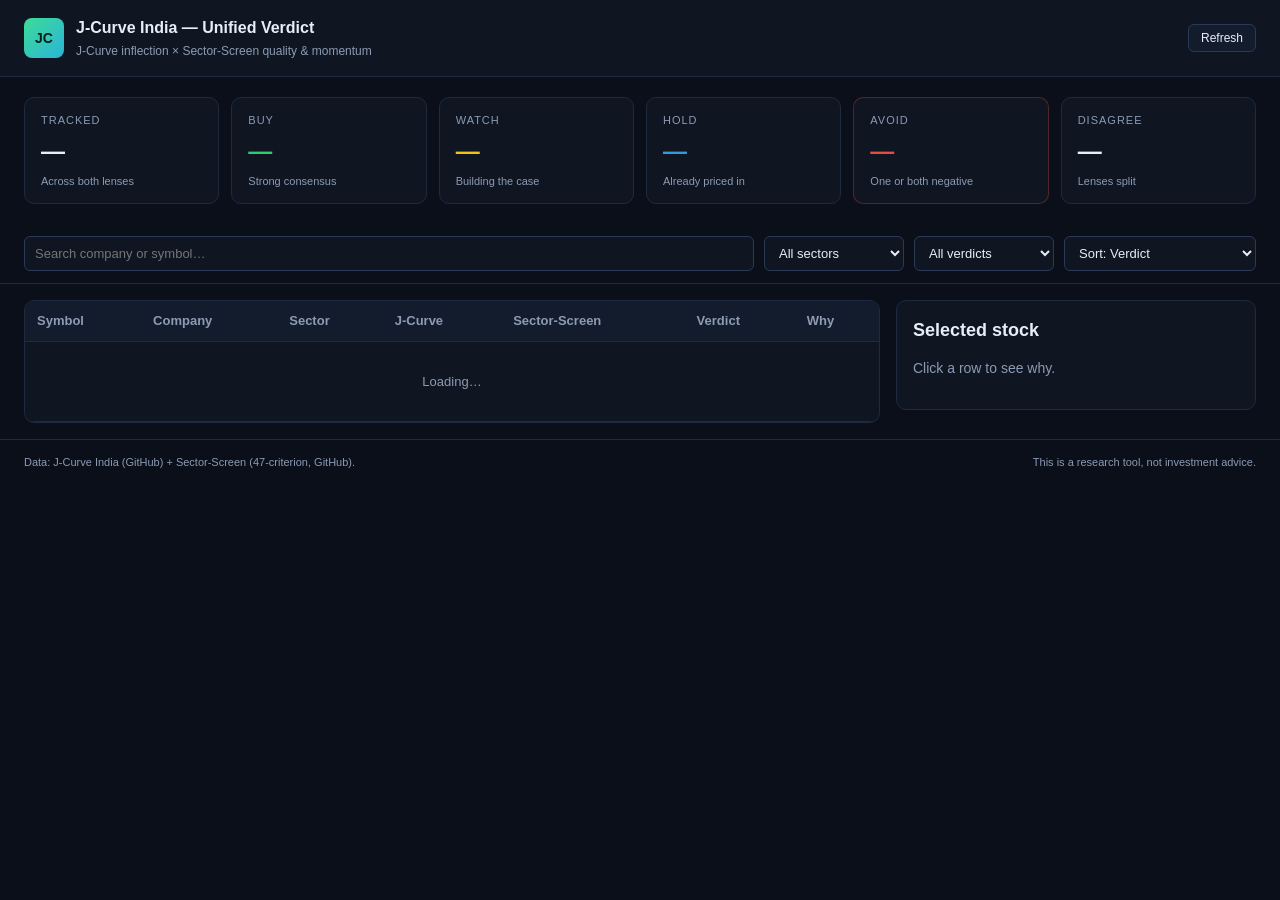
<file: unified/index.html>
<!doctype html>
<html lang="en">
<head>
  <meta charset="utf-8" />
  <meta name="viewport" content="width=device-width,initial-scale=1" />
  <title>J-Curve India — Unified Verdict</title>
  <link rel="stylesheet" href="styles.css" />
</head>
<body>
  <header class="topbar">
    <div class="brand">
      <div class="logo">JC</div>
      <div>
        <h1>J-Curve India — Unified Verdict</h1>
        <p>J-Curve inflection × Sector-Screen quality & momentum</p>
      </div>
    </div>
    <div class="topbar-actions">
      <span id="asOf" class="muted"></span>
      <button id="refresh">Refresh</button>
    </div>
  </header>

  <section class="counters">
    <div class="card"><div class="lbl">TRACKED</div><div id="cTotal" class="val">—</div><div class="sub">Across both lenses</div></div>
    <div class="card buy"><div class="lbl">BUY</div><div id="cBuy" class="val">—</div><div class="sub">Strong consensus</div></div>
    <div class="card watch"><div class="lbl">WATCH</div><div id="cWatch" class="val">—</div><div class="sub">Building the case</div></div>
    <div class="card hold"><div class="lbl">HOLD</div><div id="cHold" class="val">—</div><div class="sub">Already priced in</div></div>
    <div class="card avoid"><div class="lbl">AVOID</div><div id="cAvoid" class="val">—</div><div class="sub">One or both negative</div></div>
    <div class="card"><div class="lbl">DISAGREE</div><div id="cDis" class="val">—</div><div class="sub" id="asOfSub">Lenses split</div></div>
  </section>

  <section class="filters">
    <input id="search" placeholder="Search company or symbol…" />
    <select id="sector"><option value="">All sectors</option></select>
    <select id="verdict">
      <option value="">All verdicts</option>
      <option value="BUY">BUY</option>
      <option value="WATCH">WATCH</option>
      <option value="HOLD">HOLD</option>
      <option value="AVOID">AVOID</option>
    </select>
    <select id="sort">
      <option value="verdict">Sort: Verdict</option>
      <option value="jcurve">Sort: J-Curve score</option>
      <option value="sectorScreen">Sort: Sector-Screen score</option>
      <option value="symbol">Sort: Symbol</option>
    </select>
  </section>

  <section class="grid">
    <div class="table-card">
      <table>
        <thead>
          <tr>
            <th>Symbol</th>
            <th>Company</th>
            <th>Sector</th>
            <th>J-Curve</th>
            <th>Sector-Screen</th>
            <th>Verdict</th>
            <th>Why</th>
          </tr>
        </thead>
        <tbody id="rows"></tbody>
      </table>
      <div id="empty" class="empty" hidden>No matches.</div>
    </div>
    <aside class="thesis-card" id="thesis">
      <h3>Selected stock</h3>
      <p class="muted">Click a row to see why.</p>
    </aside>
  </section>

  <footer>
    <span>Data: J-Curve India (GitHub) + Sector-Screen (47-criterion, GitHub).</span>
    <span>This is a research tool, not investment advice.</span>
  </footer>

  <script src="app.js"></script>
</body>
</html>
<!-- trigger redeploy 2026-09-04 15:15:45 -->
</file>
<file: unified/styles.css>
:root {
  --bg: #0a0f1a;
  --bg-2: #0f1622;
  --bg-3: #131c2c;
  --line: #1e2a3f;
  --line-2: #2a3a55;
  --text: #e7eef8;
  --muted: #8b9bb3;
  --accent: #3ddc97;
  --accent-2: #2bb4d9;
  --buy: #2ecc71;
  --watch: #f1c40f;
  --hold: #3498db;
  --avoid: #e74c3c;
  --dis: #9b59b6;
}
* { box-sizing: border-box; }
html, body {
  margin: 0; padding: 0;
  background: var(--bg);
  color: var(--text);
  font: 14px/1.5 -apple-system, "Segoe UI", Roboto, Inter, sans-serif;
}
.muted { color: var(--muted); }
.topbar {
  display: flex; align-items: center; justify-content: space-between;
  padding: 16px 24px; border-bottom: 1px solid var(--line);
  background: var(--bg-2); position: sticky; top: 0; z-index: 10;
}
.brand { display: flex; gap: 12px; align-items: center; }
.brand .logo {
  width: 40px; height: 40px; border-radius: 8px;
  background: linear-gradient(135deg, var(--accent), var(--accent-2));
  color: #062016; font-weight: 800; display: grid; place-items: center;
}
.brand h1 { margin: 0; font-size: 16px; }
.brand p { margin: 2px 0 0; color: var(--muted); font-size: 12px; }
.topbar-actions { display: flex; gap: 12px; align-items: center; }
button {
  background: var(--bg-3); color: var(--text); border: 1px solid var(--line-2);
  border-radius: 6px; padding: 6px 12px; cursor: pointer; font-size: 12px;
}
button:hover { background: var(--line); }
.counters {
  display: grid; grid-template-columns: repeat(6, minmax(0,1fr));
  gap: 12px; padding: 20px 24px; background: var(--bg);
}
.card {
  background: var(--bg-2); border: 1px solid var(--line);
  border-radius: 10px; padding: 14px 16px;
}
.card .lbl { font-size: 11px; color: var(--muted); letter-spacing: 1px; }
.card .val { font-size: 24px; font-weight: 700; margin: 4px 0; }
.card .sub { font-size: 11px; color: var(--muted); }
.card.buy    .val { color: var(--buy); }
.card.watch  .val { color: var(--watch); }
.card.hold   .val { color: var(--hold); }
.card.avoid  .val { color: var(--avoid); }
.card.avoid  { border-color: rgba(231,76,60,.3); }
.filters {
  display: flex; gap: 10px; padding: 12px 24px;
  background: var(--bg); border-bottom: 1px solid var(--line);
  flex-wrap: wrap;
}
.filters input, .filters select {
  background: var(--bg-2); color: var(--text); border: 1px solid var(--line-2);
  border-radius: 6px; padding: 8px 10px; font-size: 13px; min-width: 140px;
}
.filters input { flex: 1; min-width: 200px; }
.grid {
  display: grid; grid-template-columns: 1fr 360px;
  gap: 16px; padding: 16px 24px;
}
.table-card { background: var(--bg-2); border: 1px solid var(--line); border-radius: 10px; overflow: hidden; }
table { width: 100%; border-collapse: collapse; }
th, td { text-align: left; padding: 10px 12px; border-bottom: 1px solid var(--line); font-size: 13px; vertical-align: top; }
th { background: var(--bg-3); color: var(--muted); font-weight: 600; position: sticky; top: 0; }
tbody tr { cursor: pointer; }
tbody tr:hover { background: var(--bg-3); }
tbody tr.selected { background: rgba(61,220,151,.08); }
.empty { padding: 30px; text-align: center; color: var(--muted); }
.score-pill {
  display: inline-block; min-width: 36px; padding: 2px 8px;
  border-radius: 999px; font-weight: 700; font-size: 12px;
  background: var(--bg-3); border: 1px solid var(--line-2);
}
.score-pill.buy   { background: rgba(46,204,113,.15);  color: var(--buy);   border-color: rgba(46,204,113,.4); }
.score-pill.watch { background: rgba(241,196,15,.15);  color: var(--watch); border-color: rgba(241,196,15,.4); }
.score-pill.hold  { background: rgba(52,152,219,.15);  color: var(--hold);  border-color: rgba(52,152,219,.4); }
.score-pill.avoid { background: rgba(231,76,60,.15);   color: var(--avoid); border-color: rgba(231,76,60,.4); }
.score-pill.dis   { background: rgba(155,89,182,.15);  color: var(--dis);   border-color: rgba(155,89,182,.4); }
.score-pill.none  { background: var(--bg-3); color: var(--muted); }
.stage-badge {
  display: inline-block; padding: 2px 8px; border-radius: 4px;
  font-size: 11px; font-weight: 600; margin-left: 4px;
  background: var(--bg-3); border: 1px solid var(--line-2);
}
.stage-badge.s1 { color: var(--watch); }
.stage-badge.s2 { color: var(--accent); border-color: rgba(61,220,151,.4); background: rgba(61,220,151,.1); }
.stage-badge.s3 { color: var(--hold); }
.thesis-card {
  background: var(--bg-2); border: 1px solid var(--line);
  border-radius: 10px; padding: 16px; align-self: start; position: sticky; top: 80px;
}
.thesis-card h3 { margin: 0 0 4px; font-size: 18px; }
.thesis-card .why { color: var(--muted); font-size: 12px; margin: 6px 0 12px; }
.thesis-card .row { display: flex; justify-content: space-between; padding: 6px 0; border-bottom: 1px solid var(--line); font-size: 13px; }
.thesis-card .row:last-child { border-bottom: 0; }
.thesis-card .row b { color: var(--muted); font-weight: 500; }
.thesis-card .flag { background: rgba(231,76,60,.1); border-left: 3px solid var(--avoid); padding: 8px 10px; margin-top: 10px; border-radius: 4px; font-size: 12px; }
.thesis-card .flag.empty { display: none; }
footer {
  display: flex; justify-content: space-between; padding: 14px 24px;
  border-top: 1px solid var(--line); color: var(--muted); font-size: 11px;
}
@media (max-width: 980px) {
  .counters { grid-template-columns: repeat(3, 1fr); }
  .grid { grid-template-columns: 1fr; }
  .thesis-card { position: static; }
}
</file>
